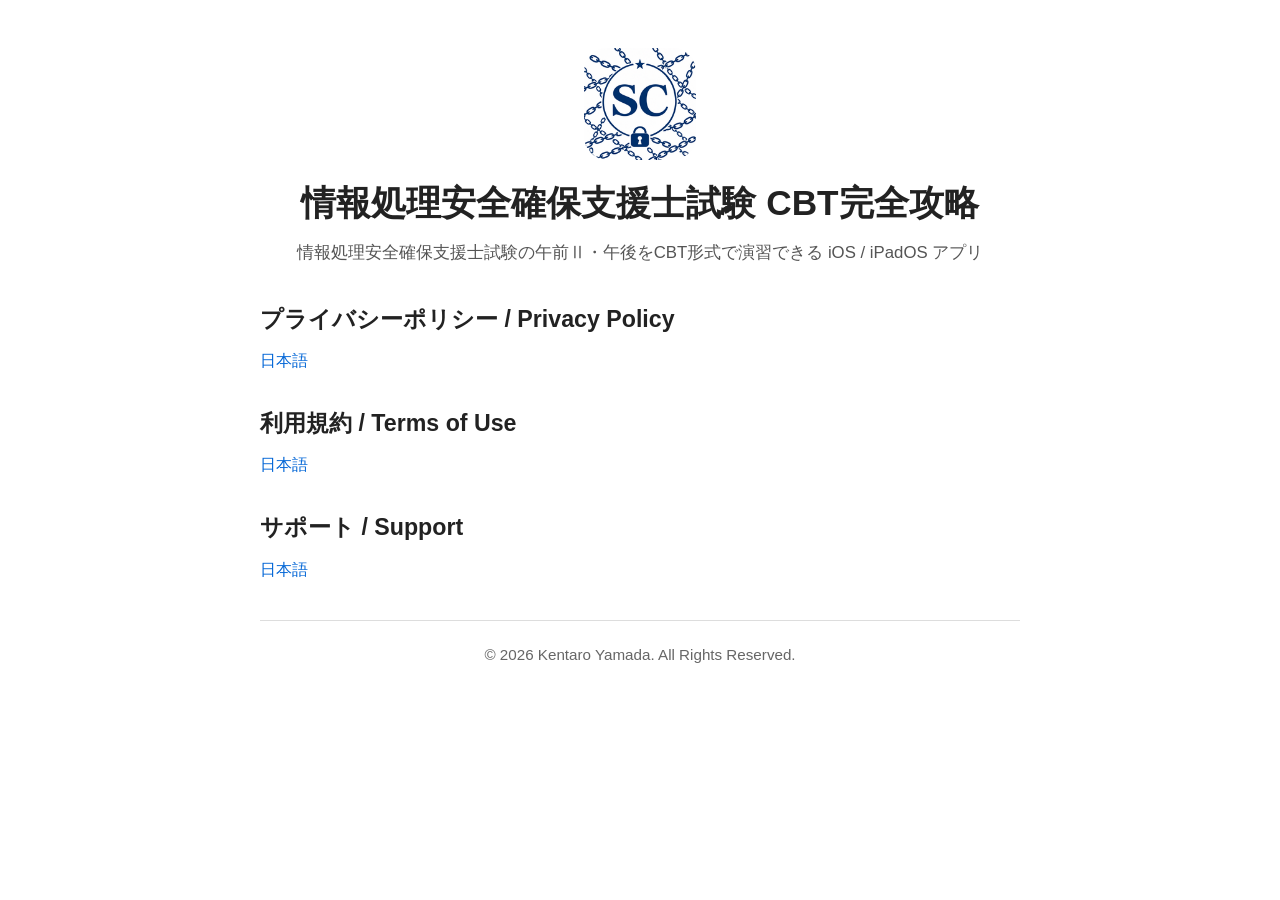
<file: index.html>
<!doctype html>
<html lang="ja">
<head>
  <meta charset="utf-8">
  <meta name="viewport" content="width=device-width, initial-scale=1">
  <title>情報処理安全確保支援士試験 CBT完全攻略</title>
  <meta name="description" content="情報処理安全確保支援士試験 CBT完全攻略の公式サポートサイトです。">
  <link rel="stylesheet" href="site.css">
</head>
<body>
  <main class="page">
    <img class="app-icon" src="app-icon.png" alt="SC完全攻略のアイコン">
    <h1>情報処理安全確保支援士試験 CBT完全攻略</h1>
    <p class="subtitle">情報処理安全確保支援士試験の午前Ⅱ・午後をCBT形式で演習できる iOS / iPadOS アプリ</p>

    <h2>プライバシーポリシー / Privacy Policy</h2>
    <ul class="link-list">
      <li><a href="privacy-policy.html">日本語</a></li>
    </ul>

    <h2>利用規約 / Terms of Use</h2>
    <ul class="link-list">
      <li><a href="terms.html">日本語</a></li>
    </ul>

    <h2>サポート / Support</h2>
    <ul class="link-list">
      <li><a href="support.html">日本語</a></li>
    </ul>

    <hr>
    <footer>© 2026 Kentaro Yamada. All Rights Reserved.</footer>
  </main>
</body>
</html>
</file>
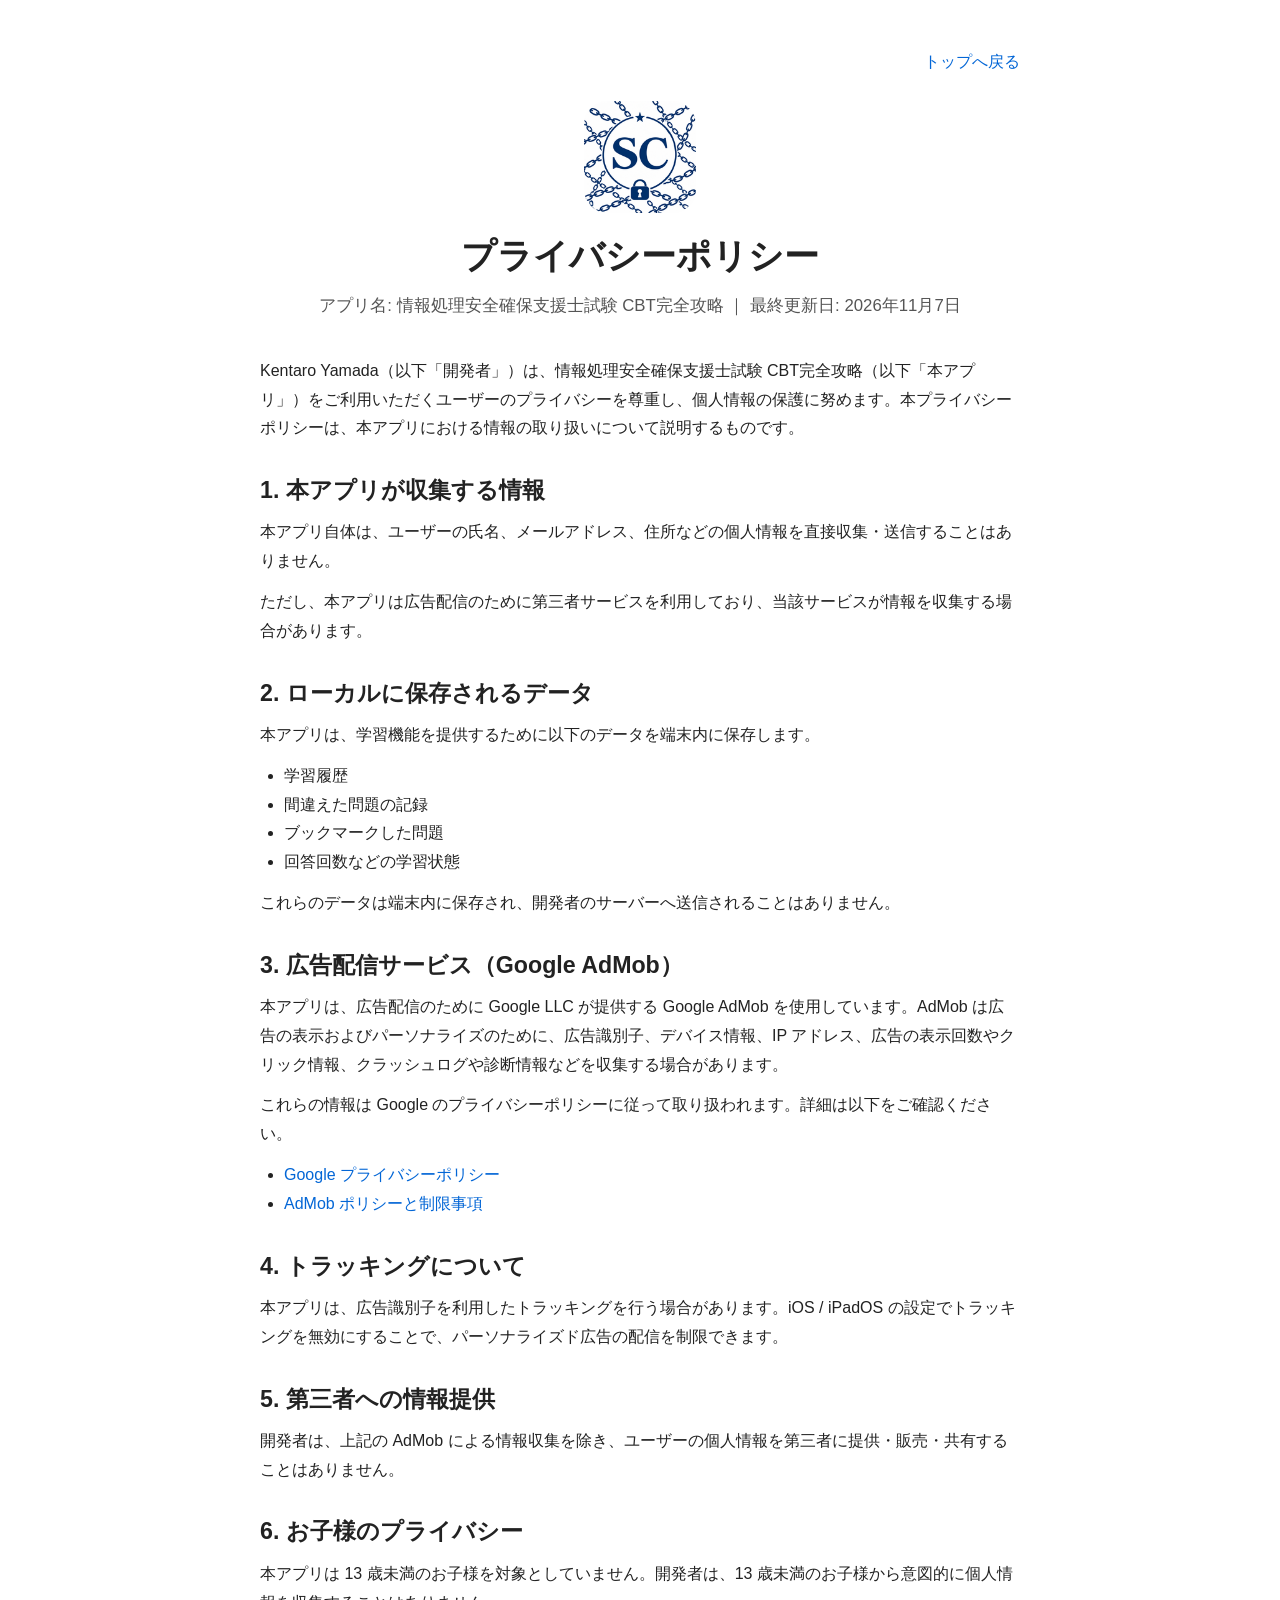
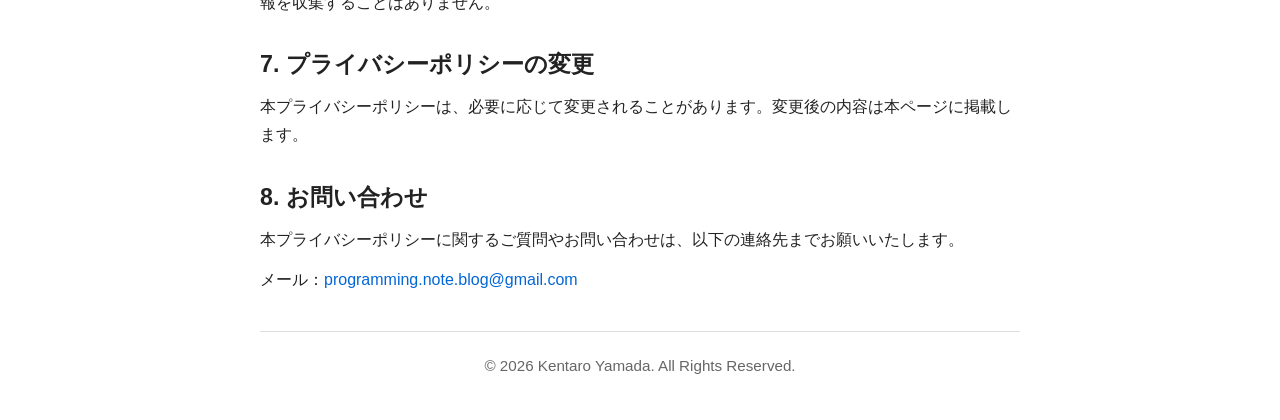
<file: privacy-policy.html>
<!doctype html>
<html lang="ja">
<head>
  <meta charset="utf-8">
  <meta name="viewport" content="width=device-width, initial-scale=1">
  <title>プライバシーポリシー — 情報処理安全確保支援士試験 CBT完全攻略</title>
  <meta name="description" content="情報処理安全確保支援士試験 CBT完全攻略のプライバシーポリシーです。">
  <link rel="stylesheet" href="site.css">
</head>
<body>
  <main class="page">
    <p class="language-link"><a href="index.html">トップへ戻る</a></p>
    <img class="app-icon" src="app-icon.png" alt="SC完全攻略のアイコン">
    <h1>プライバシーポリシー</h1>
    <p class="subtitle">アプリ名: 情報処理安全確保支援士試験 CBT完全攻略 ｜ 最終更新日: 2026年11月7日</p>

    <p>Kentaro Yamada（以下「開発者」）は、情報処理安全確保支援士試験 CBT完全攻略（以下「本アプリ」）をご利用いただくユーザーのプライバシーを尊重し、個人情報の保護に努めます。本プライバシーポリシーは、本アプリにおける情報の取り扱いについて説明するものです。</p>

    <h2>1. 本アプリが収集する情報</h2>
    <p>本アプリ自体は、ユーザーの氏名、メールアドレス、住所などの個人情報を直接収集・送信することはありません。</p>
    <p>ただし、本アプリは広告配信のために第三者サービスを利用しており、当該サービスが情報を収集する場合があります。</p>

    <h2>2. ローカルに保存されるデータ</h2>
    <p>本アプリは、学習機能を提供するために以下のデータを端末内に保存します。</p>
    <ul>
      <li>学習履歴</li>
      <li>間違えた問題の記録</li>
      <li>ブックマークした問題</li>
      <li>回答回数などの学習状態</li>
    </ul>
    <p>これらのデータは端末内に保存され、開発者のサーバーへ送信されることはありません。</p>

    <h2>3. 広告配信サービス（Google AdMob）</h2>
    <p>本アプリは、広告配信のために Google LLC が提供する Google AdMob を使用しています。AdMob は広告の表示およびパーソナライズのために、広告識別子、デバイス情報、IP アドレス、広告の表示回数やクリック情報、クラッシュログや診断情報などを収集する場合があります。</p>
    <p>これらの情報は Google のプライバシーポリシーに従って取り扱われます。詳細は以下をご確認ください。</p>
    <ul>
      <li><a href="https://policies.google.com/privacy?hl=ja" rel="noopener">Google プライバシーポリシー</a></li>
      <li><a href="https://support.google.com/admob/answer/6128543?hl=ja" rel="noopener">AdMob ポリシーと制限事項</a></li>
    </ul>

    <h2>4. トラッキングについて</h2>
    <p>本アプリは、広告識別子を利用したトラッキングを行う場合があります。iOS / iPadOS の設定でトラッキングを無効にすることで、パーソナライズド広告の配信を制限できます。</p>

    <h2>5. 第三者への情報提供</h2>
    <p>開発者は、上記の AdMob による情報収集を除き、ユーザーの個人情報を第三者に提供・販売・共有することはありません。</p>

    <h2>6. お子様のプライバシー</h2>
    <p>本アプリは 13 歳未満のお子様を対象としていません。開発者は、13 歳未満のお子様から意図的に個人情報を収集することはありません。</p>

    <h2>7. プライバシーポリシーの変更</h2>
    <p>本プライバシーポリシーは、必要に応じて変更されることがあります。変更後の内容は本ページに掲載します。</p>

    <h2>8. お問い合わせ</h2>
    <p>本プライバシーポリシーに関するご質問やお問い合わせは、以下の連絡先までお願いいたします。</p>
    <p>メール：<a href="mailto:programming.note.blog@gmail.com">programming.note.blog@gmail.com</a></p>

    <hr>
    <footer>© 2026 Kentaro Yamada. All Rights Reserved.</footer>
  </main>
</body>
</html>
</file>
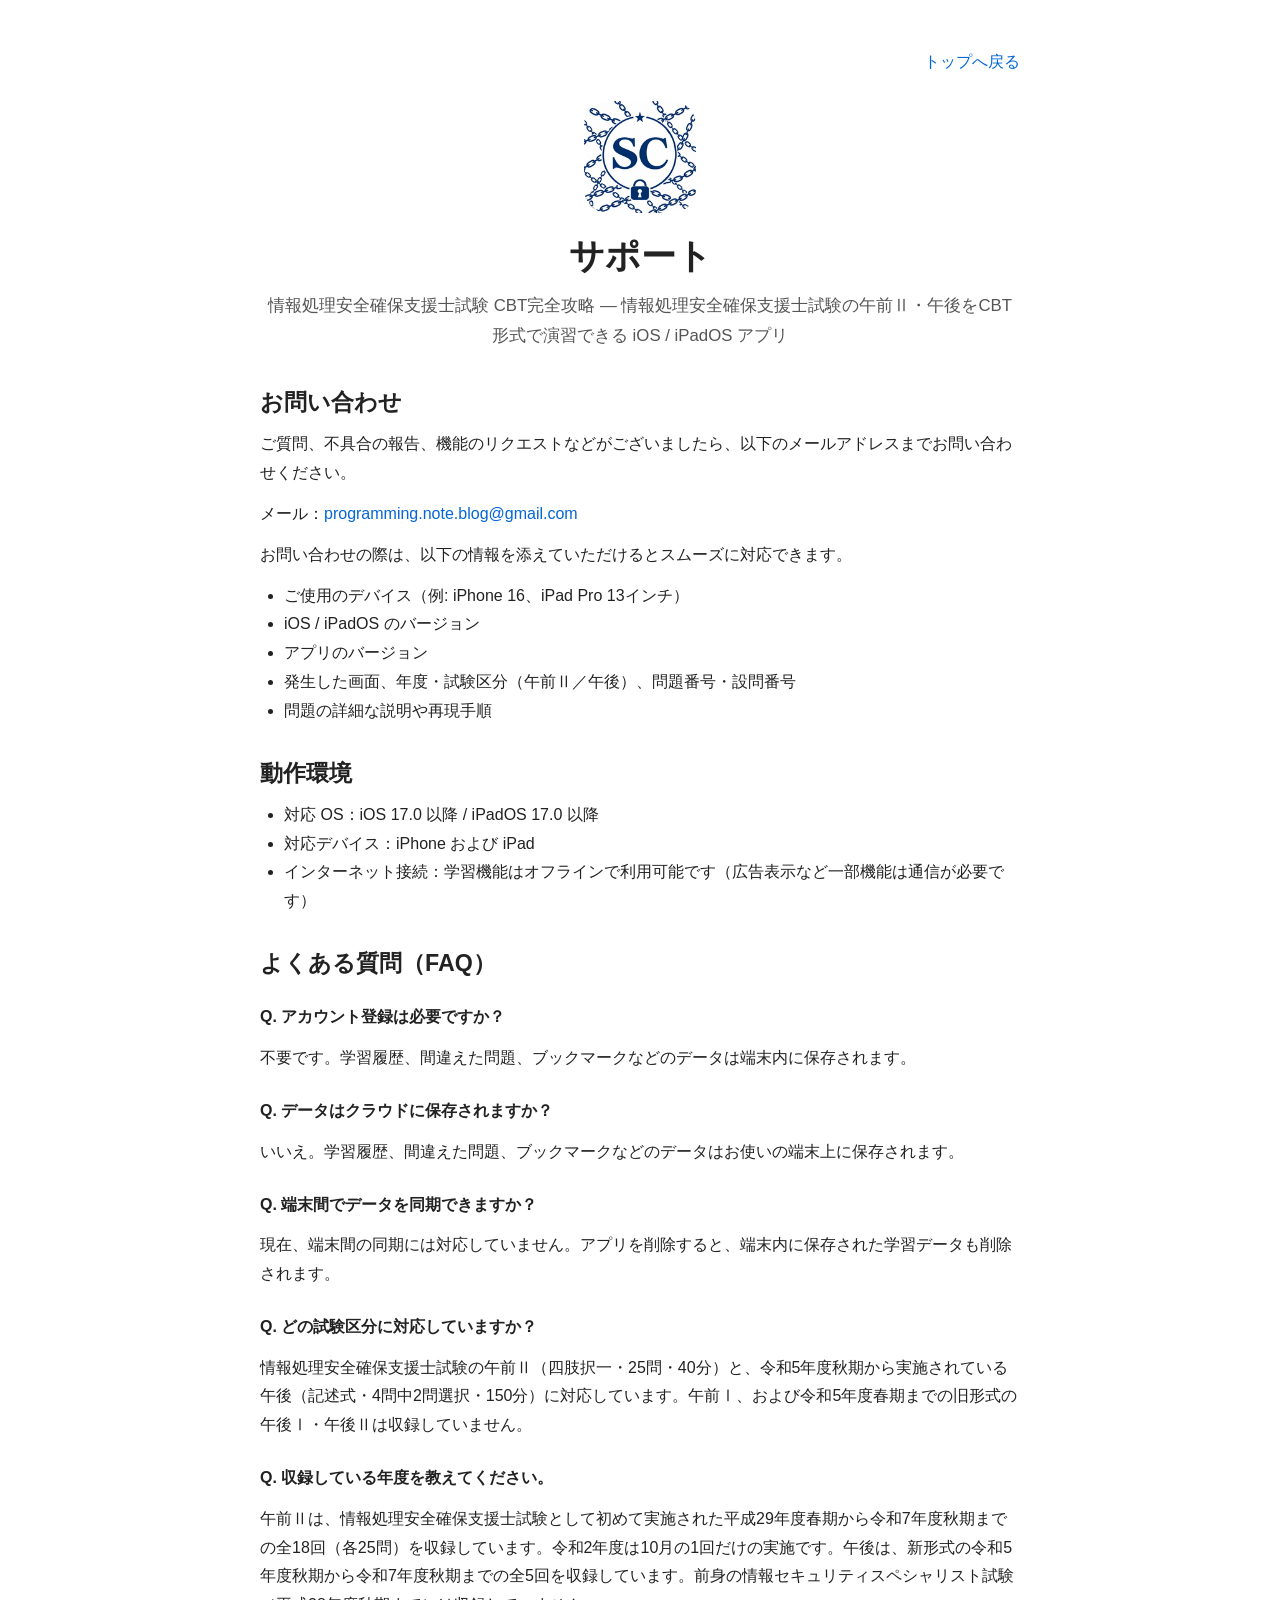
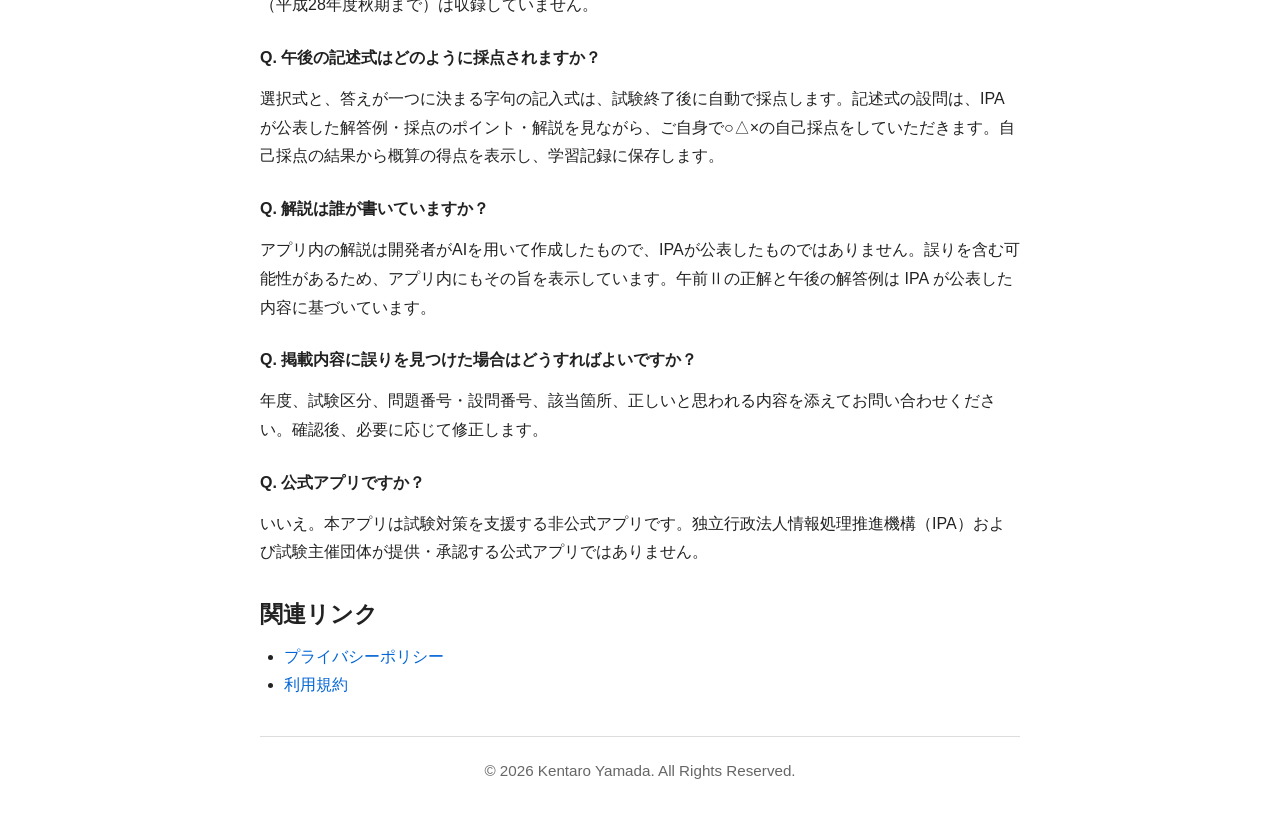
<file: support.html>
<!doctype html>
<html lang="ja">
<head>
  <meta charset="utf-8">
  <meta name="viewport" content="width=device-width, initial-scale=1">
  <title>サポート — 情報処理安全確保支援士試験 CBT完全攻略</title>
  <meta name="description" content="情報処理安全確保支援士試験 CBT完全攻略のサポートページです。">
  <link rel="stylesheet" href="site.css">
</head>
<body>
  <main class="page">
    <p class="language-link"><a href="index.html">トップへ戻る</a></p>
    <img class="app-icon" src="app-icon.png" alt="SC完全攻略のアイコン">
    <h1>サポート</h1>
    <p class="subtitle">情報処理安全確保支援士試験 CBT完全攻略 — 情報処理安全確保支援士試験の午前Ⅱ・午後をCBT形式で演習できる iOS / iPadOS アプリ</p>

    <h2>お問い合わせ</h2>
    <p>ご質問、不具合の報告、機能のリクエストなどがございましたら、以下のメールアドレスまでお問い合わせください。</p>
    <p>メール：<a href="mailto:programming.note.blog@gmail.com">programming.note.blog@gmail.com</a></p>
    <p>お問い合わせの際は、以下の情報を添えていただけるとスムーズに対応できます。</p>
    <ul>
      <li>ご使用のデバイス（例: iPhone 16、iPad Pro 13インチ）</li>
      <li>iOS / iPadOS のバージョン</li>
      <li>アプリのバージョン</li>
      <li>発生した画面、年度・試験区分（午前Ⅱ／午後）、問題番号・設問番号</li>
      <li>問題の詳細な説明や再現手順</li>
    </ul>

    <h2>動作環境</h2>
    <ul>
      <li>対応 OS：iOS 17.0 以降 / iPadOS 17.0 以降</li>
      <li>対応デバイス：iPhone および iPad</li>
      <li>インターネット接続：学習機能はオフラインで利用可能です（広告表示など一部機能は通信が必要です）</li>
    </ul>

    <h2>よくある質問（FAQ）</h2>
    <p class="question">Q. アカウント登録は必要ですか？</p>
    <p>不要です。学習履歴、間違えた問題、ブックマークなどのデータは端末内に保存されます。</p>

    <p class="question">Q. データはクラウドに保存されますか？</p>
    <p>いいえ。学習履歴、間違えた問題、ブックマークなどのデータはお使いの端末上に保存されます。</p>

    <p class="question">Q. 端末間でデータを同期できますか？</p>
    <p>現在、端末間の同期には対応していません。アプリを削除すると、端末内に保存された学習データも削除されます。</p>

    <p class="question">Q. どの試験区分に対応していますか？</p>
    <p>情報処理安全確保支援士試験の午前Ⅱ（四肢択一・25問・40分）と、令和5年度秋期から実施されている午後（記述式・4問中2問選択・150分）に対応しています。午前Ⅰ、および令和5年度春期までの旧形式の午後Ⅰ・午後Ⅱは収録していません。</p>

    <p class="question">Q. 収録している年度を教えてください。</p>
    <p>午前Ⅱは、情報処理安全確保支援士試験として初めて実施された平成29年度春期から令和7年度秋期までの全18回（各25問）を収録しています。令和2年度は10月の1回だけの実施です。午後は、新形式の令和5年度秋期から令和7年度秋期までの全5回を収録しています。前身の情報セキュリティスペシャリスト試験（平成28年度秋期まで）は収録していません。</p>

    <p class="question">Q. 午後の記述式はどのように採点されますか？</p>
    <p>選択式と、答えが一つに決まる字句の記入式は、試験終了後に自動で採点します。記述式の設問は、IPAが公表した解答例・採点のポイント・解説を見ながら、ご自身で○△×の自己採点をしていただきます。自己採点の結果から概算の得点を表示し、学習記録に保存します。</p>

    <p class="question">Q. 解説は誰が書いていますか？</p>
    <p>アプリ内の解説は開発者がAIを用いて作成したもので、IPAが公表したものではありません。誤りを含む可能性があるため、アプリ内にもその旨を表示しています。午前Ⅱの正解と午後の解答例は IPA が公表した内容に基づいています。</p>

    <p class="question">Q. 掲載内容に誤りを見つけた場合はどうすればよいですか？</p>
    <p>年度、試験区分、問題番号・設問番号、該当箇所、正しいと思われる内容を添えてお問い合わせください。確認後、必要に応じて修正します。</p>

    <p class="question">Q. 公式アプリですか？</p>
    <p>いいえ。本アプリは試験対策を支援する非公式アプリです。独立行政法人情報処理推進機構（IPA）および試験主催団体が提供・承認する公式アプリではありません。</p>

    <h2>関連リンク</h2>
    <ul>
      <li><a href="privacy-policy.html">プライバシーポリシー</a></li>
      <li><a href="terms.html">利用規約</a></li>
    </ul>

    <hr>
    <footer>© 2026 Kentaro Yamada. All Rights Reserved.</footer>
  </main>
</body>
</html>
</file>
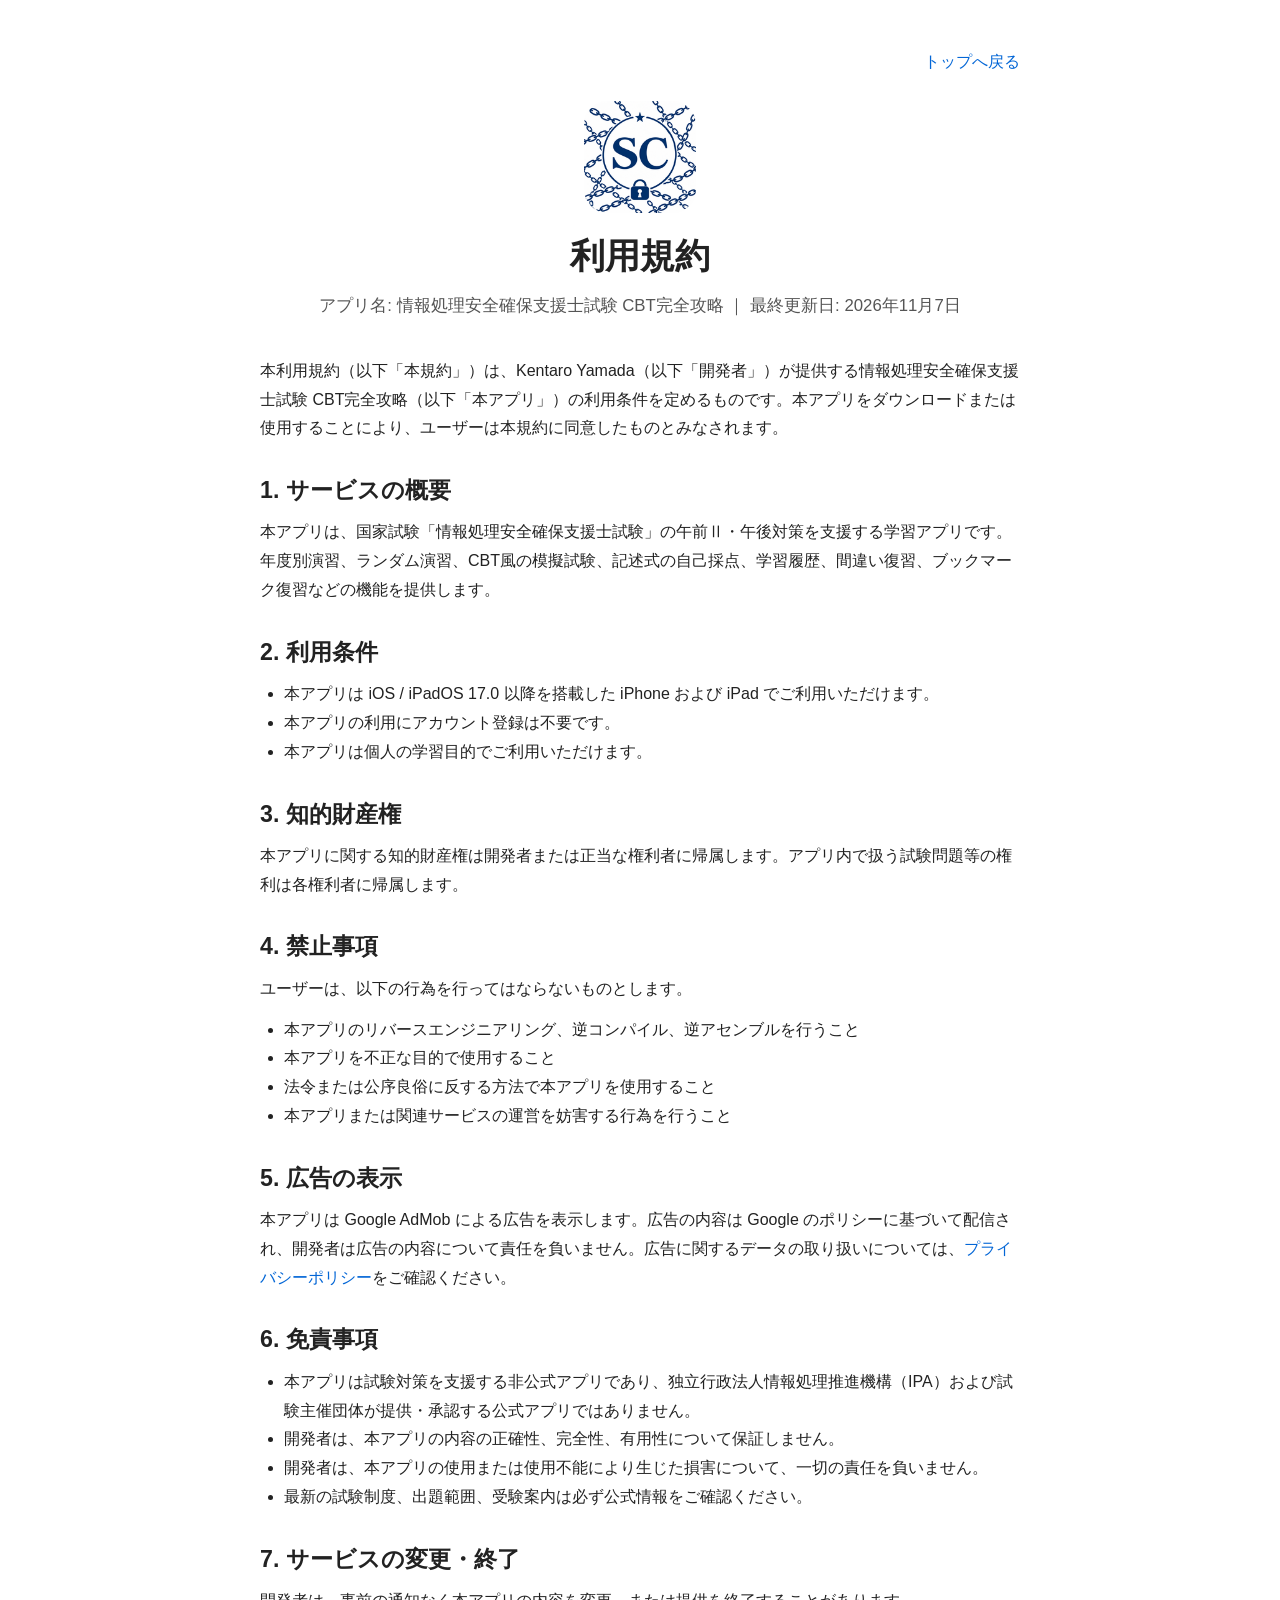
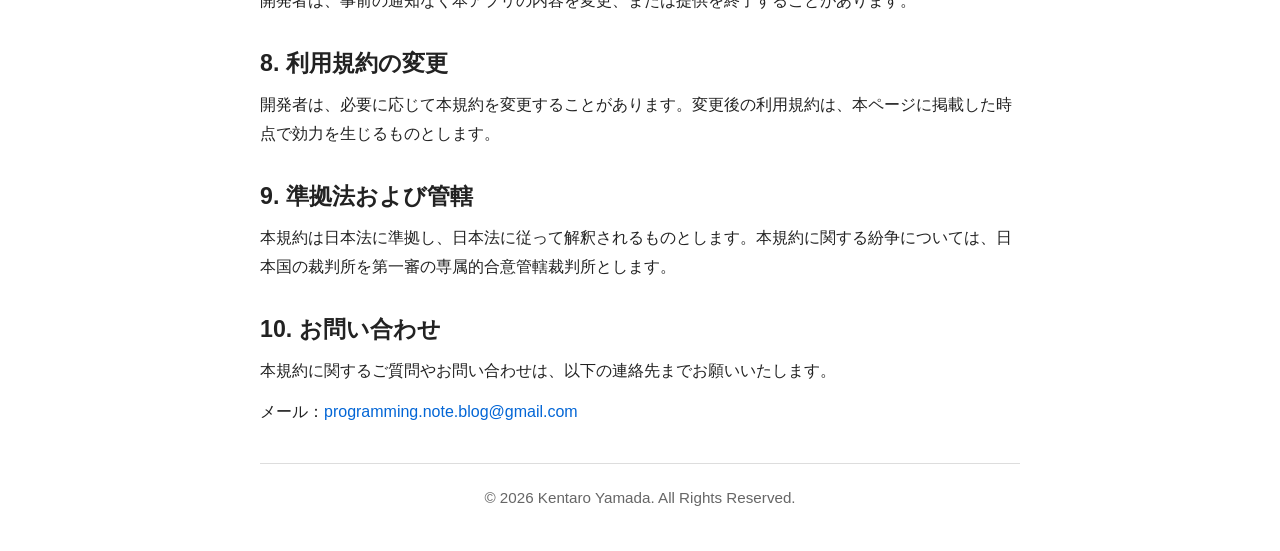
<file: terms.html>
<!doctype html>
<html lang="ja">
<head>
  <meta charset="utf-8">
  <meta name="viewport" content="width=device-width, initial-scale=1">
  <title>利用規約 — 情報処理安全確保支援士試験 CBT完全攻略</title>
  <meta name="description" content="情報処理安全確保支援士試験 CBT完全攻略の利用規約です。">
  <link rel="stylesheet" href="site.css">
</head>
<body>
  <main class="page">
    <p class="language-link"><a href="index.html">トップへ戻る</a></p>
    <img class="app-icon" src="app-icon.png" alt="SC完全攻略のアイコン">
    <h1>利用規約</h1>
    <p class="subtitle">アプリ名: 情報処理安全確保支援士試験 CBT完全攻略 ｜ 最終更新日: 2026年11月7日</p>

    <p>本利用規約（以下「本規約」）は、Kentaro Yamada（以下「開発者」）が提供する情報処理安全確保支援士試験 CBT完全攻略（以下「本アプリ」）の利用条件を定めるものです。本アプリをダウンロードまたは使用することにより、ユーザーは本規約に同意したものとみなされます。</p>

    <h2>1. サービスの概要</h2>
    <p>本アプリは、国家試験「情報処理安全確保支援士試験」の午前Ⅱ・午後対策を支援する学習アプリです。年度別演習、ランダム演習、CBT風の模擬試験、記述式の自己採点、学習履歴、間違い復習、ブックマーク復習などの機能を提供します。</p>

    <h2>2. 利用条件</h2>
    <ul>
      <li>本アプリは iOS / iPadOS 17.0 以降を搭載した iPhone および iPad でご利用いただけます。</li>
      <li>本アプリの利用にアカウント登録は不要です。</li>
      <li>本アプリは個人の学習目的でご利用いただけます。</li>
    </ul>

    <h2>3. 知的財産権</h2>
    <p>本アプリに関する知的財産権は開発者または正当な権利者に帰属します。アプリ内で扱う試験問題等の権利は各権利者に帰属します。</p>

    <h2>4. 禁止事項</h2>
    <p>ユーザーは、以下の行為を行ってはならないものとします。</p>
    <ul>
      <li>本アプリのリバースエンジニアリング、逆コンパイル、逆アセンブルを行うこと</li>
      <li>本アプリを不正な目的で使用すること</li>
      <li>法令または公序良俗に反する方法で本アプリを使用すること</li>
      <li>本アプリまたは関連サービスの運営を妨害する行為を行うこと</li>
    </ul>

    <h2>5. 広告の表示</h2>
    <p>本アプリは Google AdMob による広告を表示します。広告の内容は Google のポリシーに基づいて配信され、開発者は広告の内容について責任を負いません。広告に関するデータの取り扱いについては、<a href="privacy-policy.html">プライバシーポリシー</a>をご確認ください。</p>

    <h2>6. 免責事項</h2>
    <ul>
      <li>本アプリは試験対策を支援する非公式アプリであり、独立行政法人情報処理推進機構（IPA）および試験主催団体が提供・承認する公式アプリではありません。</li>
      <li>開発者は、本アプリの内容の正確性、完全性、有用性について保証しません。</li>
      <li>開発者は、本アプリの使用または使用不能により生じた損害について、一切の責任を負いません。</li>
      <li>最新の試験制度、出題範囲、受験案内は必ず公式情報をご確認ください。</li>
    </ul>

    <h2>7. サービスの変更・終了</h2>
    <p>開発者は、事前の通知なく本アプリの内容を変更、または提供を終了することがあります。</p>

    <h2>8. 利用規約の変更</h2>
    <p>開発者は、必要に応じて本規約を変更することがあります。変更後の利用規約は、本ページに掲載した時点で効力を生じるものとします。</p>

    <h2>9. 準拠法および管轄</h2>
    <p>本規約は日本法に準拠し、日本法に従って解釈されるものとします。本規約に関する紛争については、日本国の裁判所を第一審の専属的合意管轄裁判所とします。</p>

    <h2>10. お問い合わせ</h2>
    <p>本規約に関するご質問やお問い合わせは、以下の連絡先までお願いいたします。</p>
    <p>メール：<a href="mailto:programming.note.blog@gmail.com">programming.note.blog@gmail.com</a></p>

    <hr>
    <footer>© 2026 Kentaro Yamada. All Rights Reserved.</footer>
  </main>
</body>
</html>
</file>
<file: site.css>
body {
  margin: 0;
  background: #ffffff;
  color: #222222;
  font-family: -apple-system, BlinkMacSystemFont, "Hiragino Sans", "Yu Gothic", "YuGothic", "Segoe UI", sans-serif;
  line-height: 1.8;
}

.page {
  width: min(760px, calc(100% - 40px));
  margin: 0 auto;
  padding: 48px 0 40px;
}

.language-link {
  margin: 0 0 24px;
  text-align: right;
}

.app-icon {
  display: block;
  width: 112px;
  height: 112px;
  margin: 0 auto 20px;
  border-radius: 24px;
}

h1 {
  margin: 0 0 12px;
  font-size: 2.2rem;
  line-height: 1.3;
  text-align: center;
}

.subtitle {
  margin: 0 0 36px;
  color: #555555;
  font-size: 1.05rem;
  text-align: center;
}

h2 {
  margin: 32px 0 12px;
  font-size: 1.45rem;
  line-height: 1.35;
}

p {
  margin: 12px 0;
}

ul {
  margin: 12px 0;
  padding-left: 1.5rem;
}

a {
  color: #0366d6;
  text-decoration: none;
}

a:hover {
  text-decoration: underline;
}

.link-list {
  list-style: none;
  padding-left: 0;
}

.link-list li {
  margin: 8px 0;
}

.question {
  margin-top: 24px;
  font-weight: 700;
}

hr {
  margin: 36px 0 20px;
  border: 0;
  border-top: 1px solid #dddddd;
}

footer {
  color: #666666;
  font-size: 0.95rem;
  text-align: center;
}

@media (max-width: 640px) {
  .page {
    width: min(100% - 28px, 760px);
    padding-top: 32px;
  }

  .app-icon {
    width: 96px;
    height: 96px;
    border-radius: 22px;
  }

  h1 {
    font-size: 1.8rem;
  }
}
</file>
